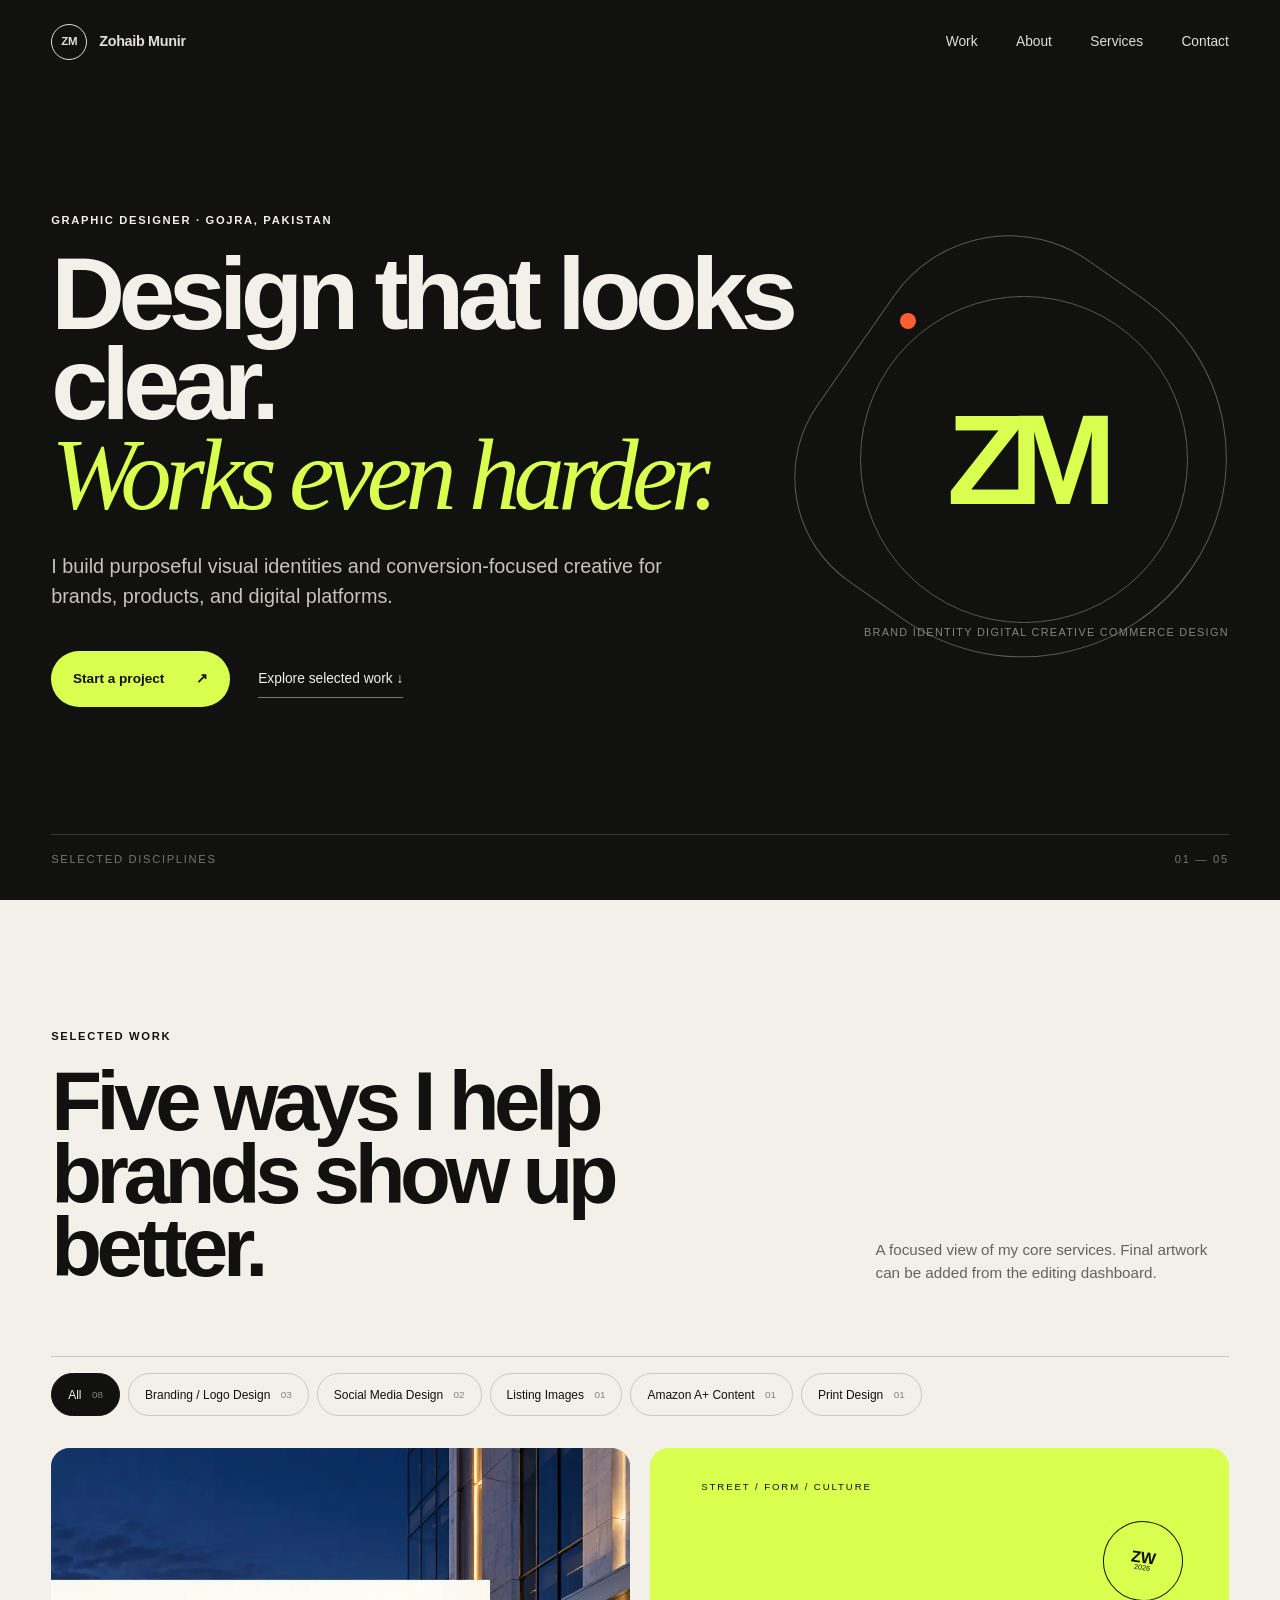
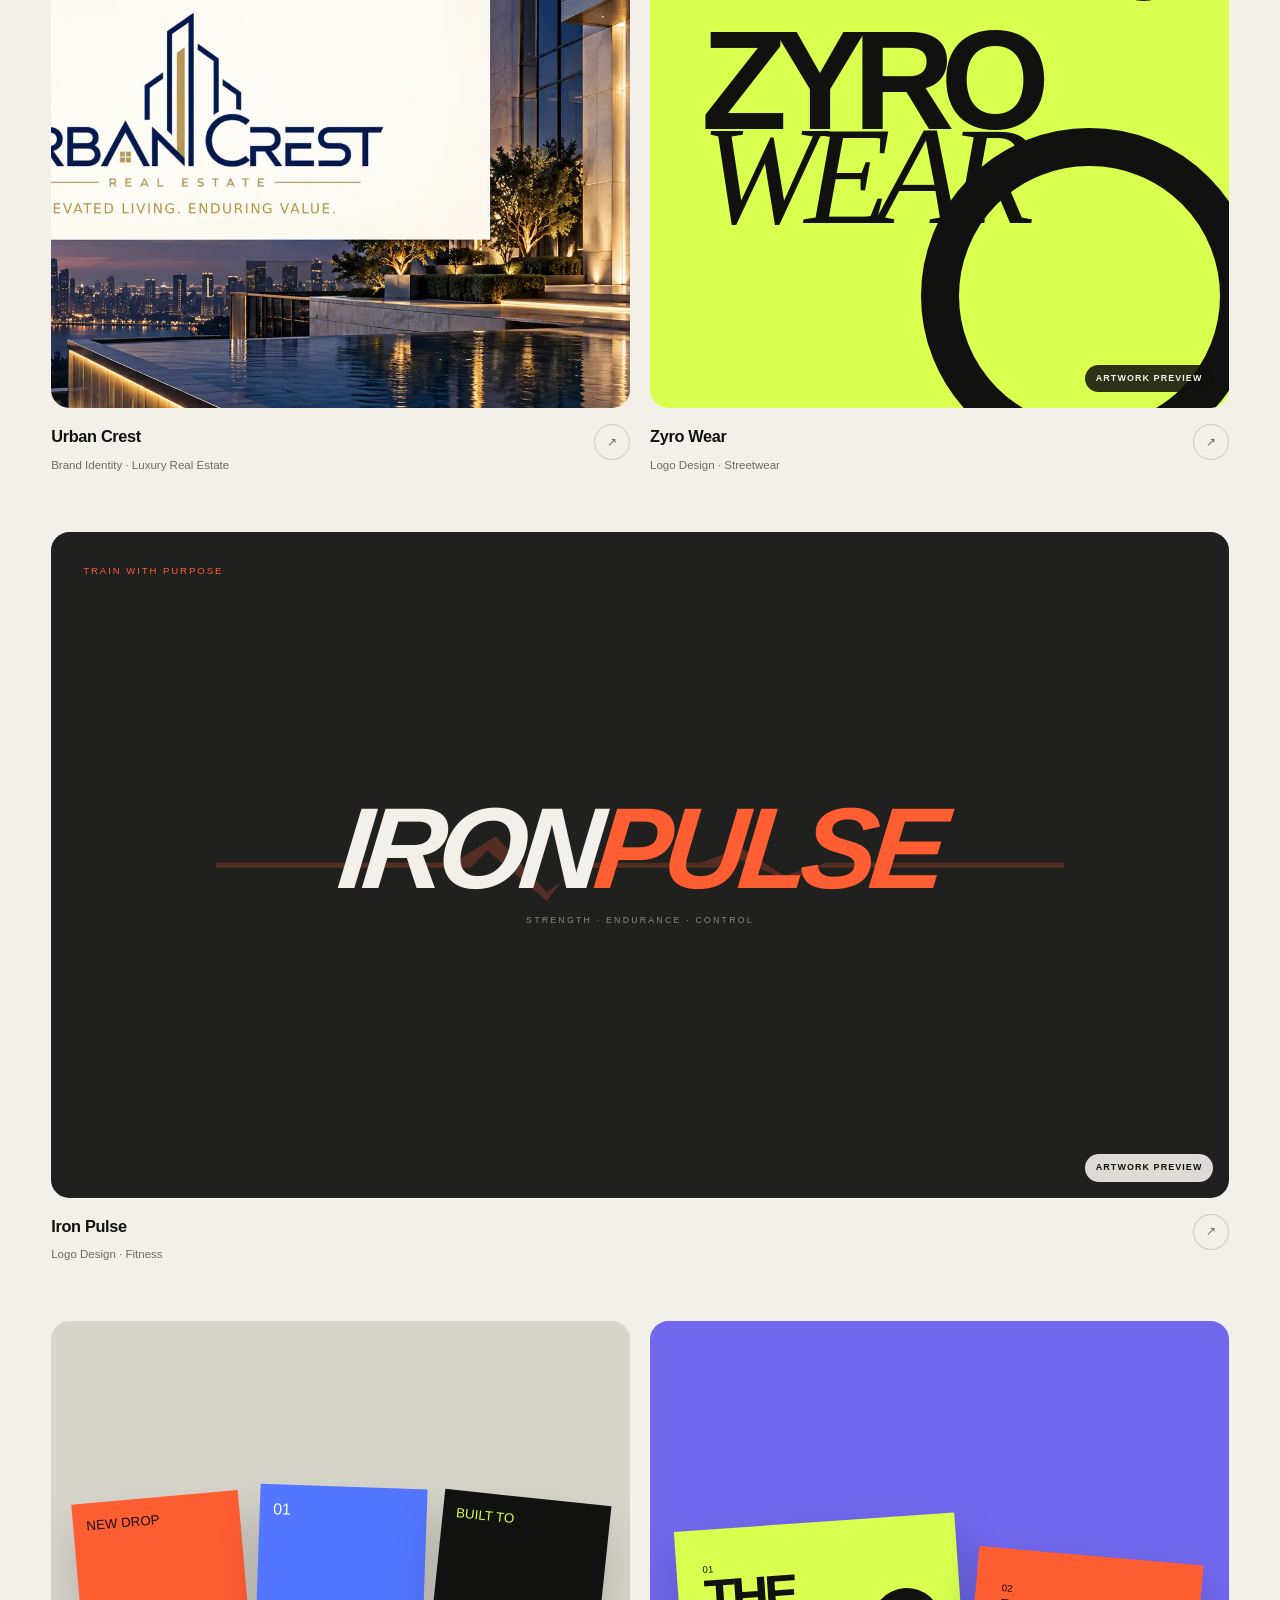
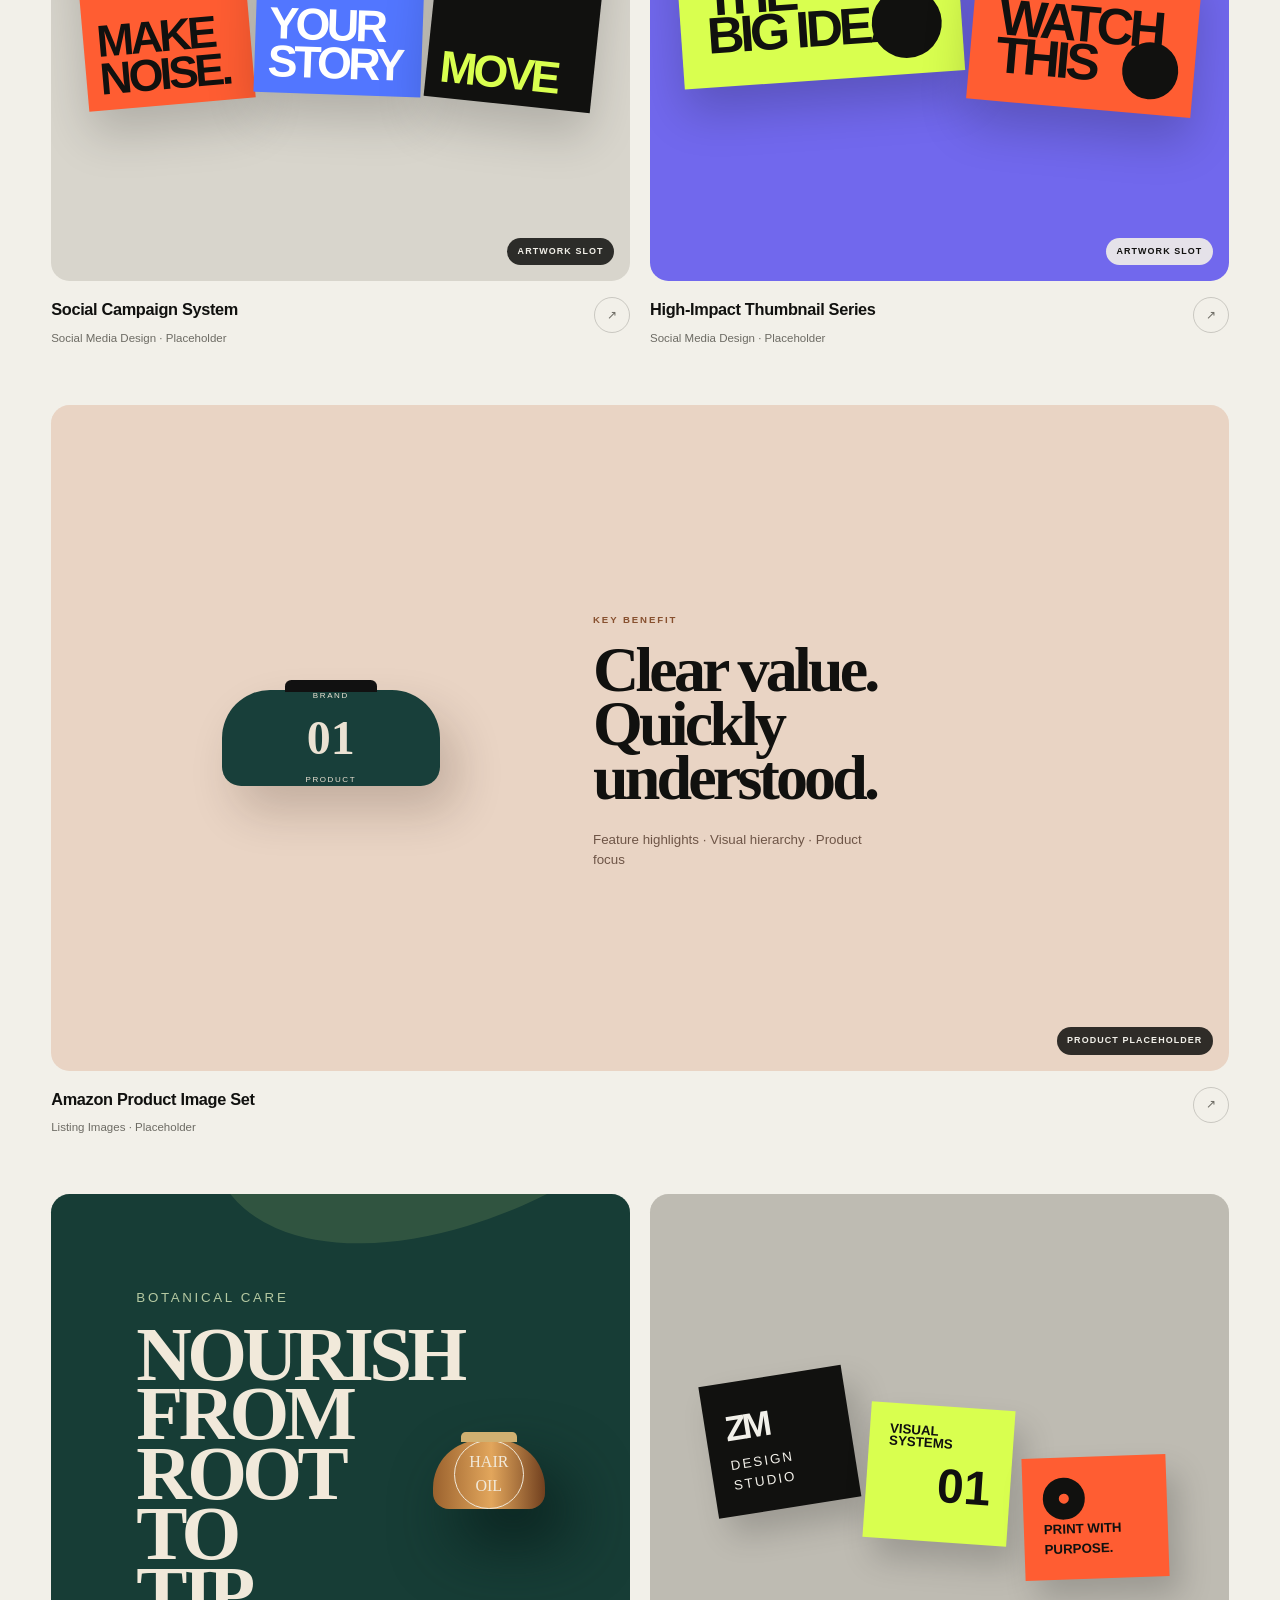
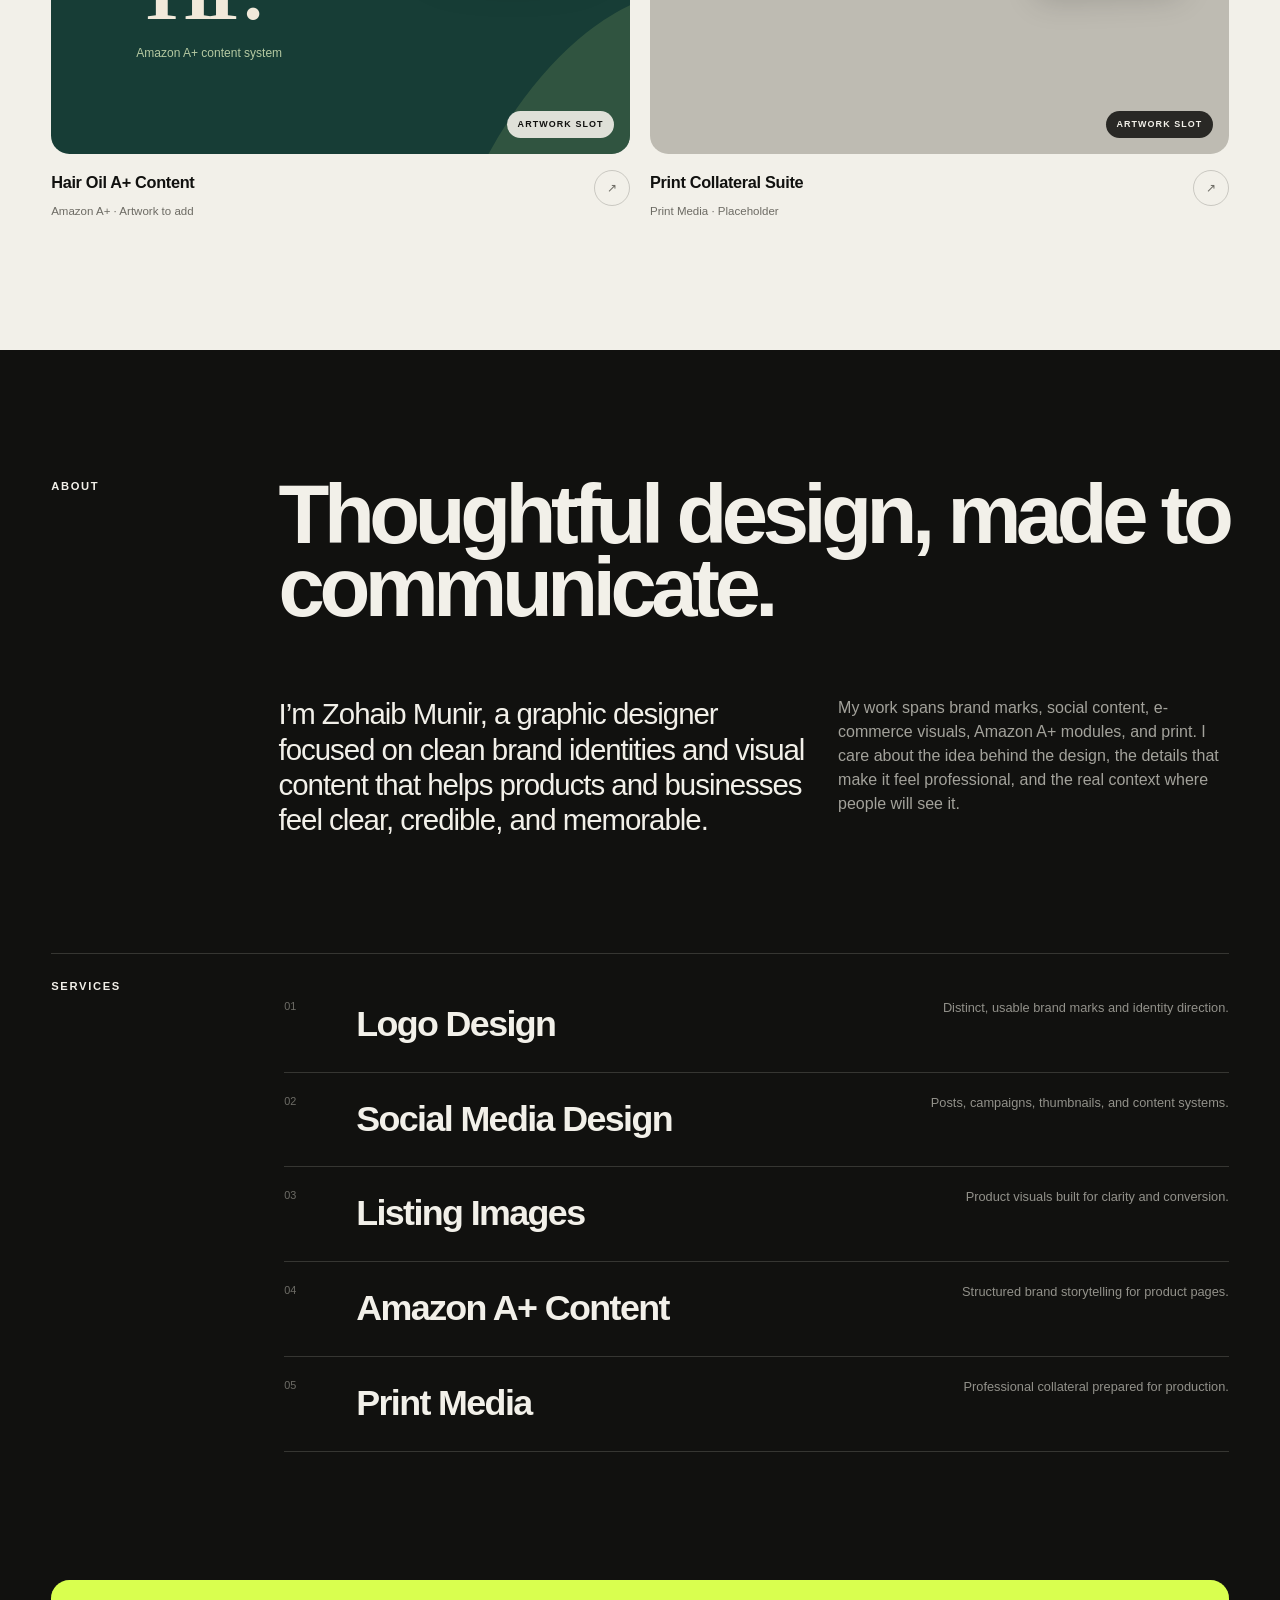
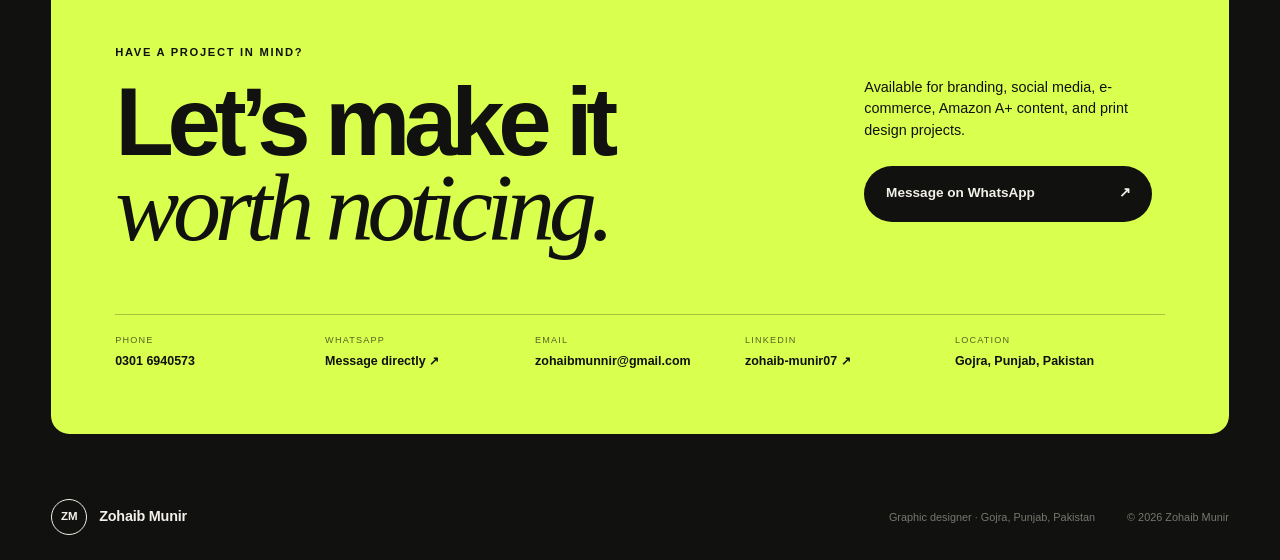
<file: index.html>
<!doctype html>
<html lang="en">
  <head>
    <meta charset="UTF-8" />
    <meta name="viewport" content="width=device-width, initial-scale=1.0" />
    <meta name="description" content="Zohaib Munir graphic design portfolio." data-meta-description />
    <meta name="theme-color" content="#11110f" />
    <meta name="robots" content="index,follow" />
    <meta property="og:type" content="website" />
    <meta property="og:title" content="Zohaib Munir — Graphic Designer" data-og-title />
    <meta property="og:description" content="Graphic design portfolio featuring branding, social media, listing images, Amazon A+ content, and print design." data-og-description />
    <meta property="og:url" content="https://zohaibmunnir.github.io/zohaib-munir-portfolio/" />
    <meta name="twitter:card" content="summary_large_image" />
    <link rel="canonical" href="https://zohaibmunnir.github.io/zohaib-munir-portfolio/" />
    <title>Zohaib Munir — Graphic Designer</title>
    <link rel="stylesheet" href="styles.css" />
    <script src="app.js" defer></script>
  </head>
  <body data-editor-section="body">
    <a class="skip-link" href="#work">Skip to selected work</a>

    <header class="site-header" data-header>
      <a class="brand" href="#home" aria-label="Zohaib Munir, home">
        <span class="brand-mark" data-monogram data-edit-path="site.monogram">ZM</span>
        <span class="brand-name" data-site-name data-edit-path="site.name">Zohaib Munir</span>
      </a>

      <button class="menu-toggle" type="button" aria-expanded="false" aria-controls="site-nav">
        <span class="sr-only">Open navigation</span>
        <span></span><span></span>
      </button>

      <nav class="site-nav" id="site-nav" aria-label="Main navigation">
        <a href="#work">Work</a>
        <a href="#about">About</a>
        <a href="#services">Services</a>
        <a href="#contact">Contact</a>
      </nav>
    </header>

    <main>
      <section class="hero" id="home" aria-labelledby="hero-title" data-editor-section="hero">
        <div class="hero-copy reveal">
          <p class="eyebrow" data-hero-eyebrow data-edit-path="hero.eyebrow">Graphic designer · Gojra, Pakistan</p>
          <h1 id="hero-title"><span data-hero-title data-edit-path="hero.title">Design that looks clear.</span><br /><em data-hero-highlight data-edit-path="hero.highlight">Works even harder.</em></h1>
          <p class="hero-intro" data-hero-intro data-edit-path="hero.intro">I build purposeful visual identities and conversion-focused creative for brands, products, and digital platforms.</p>
          <div class="hero-actions">
            <a class="button button-primary" href="#contact" data-editor-link-path="hero.primaryActionUrl"><span data-primary-action data-edit-path="hero.primaryAction">Start a project</span> <span aria-hidden="true">↗</span></a>
            <a class="text-link" href="#work" data-editor-link-path="hero.secondaryActionUrl"><span data-secondary-action data-edit-path="hero.secondaryAction">Explore selected work</span> <span aria-hidden="true">↓</span></a>
          </div>
        </div>

        <div class="hero-art reveal" aria-hidden="true">
          <div class="orbit orbit-one"></div>
          <div class="orbit orbit-two"></div>
          <div class="monogram"><span data-monogram-first>Z</span><span data-monogram-last>M</span></div>
          <p data-hero-disciplines data-edit-path="hero.disciplines">Brand identity
Digital creative
Commerce design</p>
        </div>

        <div class="hero-footer reveal"><p>Selected disciplines</p><p>01 — 05</p></div>
      </section>

      <section class="work-section" id="work" aria-labelledby="work-title" data-editor-section="work">
        <div class="section-heading reveal">
          <div>
            <p class="eyebrow">Selected work</p>
            <h2 id="work-title" data-work-title data-edit-path="work.title">Five ways I help
brands show up better.</h2>
          </div>
          <p class="section-note" data-work-note data-edit-path="work.note">A focused view of my core services. Final artwork can be added from the editing dashboard.</p>
        </div>

        <div class="filter-bar reveal" role="group" aria-label="Filter projects by category" data-filter-bar></div>
        <div class="category-summary" data-category-summary hidden></div>
        <div class="project-grid" aria-live="polite" data-project-grid></div>
      </section>

      <section class="profile-section" id="about" aria-labelledby="about-title" data-editor-section="profile">
        <div class="about-block reveal" data-editor-section="about">
          <p class="eyebrow">About</p>
          <h2 id="about-title" data-about-title data-edit-path="about.title">Thoughtful design,
made to communicate.</h2>
          <p class="about-lead" data-about-lead data-edit-path="about.lead">I’m Zohaib Munir, a graphic designer focused on clean brand identities and visual content that helps products and businesses feel clear, credible, and memorable.</p>
          <p class="about-body" data-about-body data-edit-path="about.body">My work spans brand marks, social content, e-commerce visuals, Amazon A+ modules, and print.</p>
        </div>

        <div class="services-block reveal" id="services" data-editor-section="services">
          <p class="eyebrow">Services</p>
          <ol class="service-list" data-service-list></ol>
        </div>

        <div class="contact-block reveal" id="contact" data-editor-section="contact">
          <div>
            <p class="eyebrow" data-contact-eyebrow data-edit-path="contact.eyebrow">Have a project in mind?</p>
            <h2><span data-contact-title data-edit-path="contact.title">Let’s make it</span><br /><em data-contact-highlight data-edit-path="contact.highlight">worth noticing.</em></h2>
          </div>
          <div class="contact-action">
            <p data-contact-note data-edit-path="contact.note">Add your preferred email or WhatsApp link from the editing dashboard.</p>
            <a class="button button-light" href="#" data-contact-button><span data-contact-button-label data-edit-path="contact.buttonLabel">Copy project brief</span> <span aria-hidden="true">↗</span></a>
            <span class="copy-status" role="status" aria-live="polite"></span>
          </div>
          <div class="contact-links" aria-label="Contact details">
            <a href="tel:+923016940573" data-contact-phone-link data-editor-link-path="contact.phoneUrl"><span>Phone</span><strong data-contact-phone data-edit-path="contact.phone">0301 6940573</strong></a>
            <a href="https://wa.me/923016940573" target="_blank" rel="noopener" data-contact-whatsapp-link data-editor-link-path="contact.whatsappUrl"><span>WhatsApp</span><strong data-contact-whatsapp-label data-edit-path="contact.whatsappLabel">Message directly ↗</strong></a>
            <a href="mailto:zohaibmunnir@gmail.com" data-contact-email-link data-editor-link-path="contact.email"><span>Email</span><strong data-contact-email data-edit-path="contact.email">zohaibmunnir@gmail.com</strong></a>
            <a href="https://www.linkedin.com/in/zohaib-munir07/" target="_blank" rel="noopener" data-contact-linkedin-link data-editor-link-path="contact.linkedinUrl"><span>LinkedIn</span><strong data-contact-linkedin-label data-edit-path="contact.linkedinLabel">zohaib-munir07 ↗</strong></a>
            <a href="https://www.google.com/maps/search/?api=1&amp;query=Gojra%2C%20Punjab%2C%20Pakistan" target="_blank" rel="noopener" data-contact-location-link data-editor-link-path="contact.locationUrl"><span>Location</span><strong data-contact-location data-edit-path="contact.location">Gojra, Punjab, Pakistan ↗</strong></a>
          </div>
        </div>

        <footer>
          <a class="brand footer-brand" href="#home"><span class="brand-mark" data-monogram data-edit-path="site.monogram">ZM</span><span class="brand-name" data-site-name data-edit-path="site.name">Zohaib Munir</span></a>
          <p><span data-role data-edit-path="site.role">Graphic designer</span> · <span data-location data-edit-path="site.location">Gojra, Pakistan</span></p>
          <p>© <span data-year></span> <span data-site-name data-edit-path="site.name">Zohaib Munir</span></p>
        </footer>
      </section>
    </main>

    <dialog class="project-dialog" aria-labelledby="dialog-title">
      <button class="dialog-close" type="button" aria-label="Close project details">×</button>
      <div class="dialog-category" data-dialog-category></div>
      <h2 id="dialog-title" data-dialog-title></h2>
      <p class="dialog-summary" data-dialog-summary></p>
      <div class="dialog-columns">
        <div><span>Scope</span><p data-dialog-scope></p></div>
        <div><span>Status</span><p data-dialog-status></p></div>
      </div>
      <div class="dialog-note"><span>Portfolio note</span><p data-dialog-note></p></div>
    </dialog>

    <noscript><p class="noscript">Please enable JavaScript to view this portfolio.</p></noscript>
  </body>
</html>
</file>
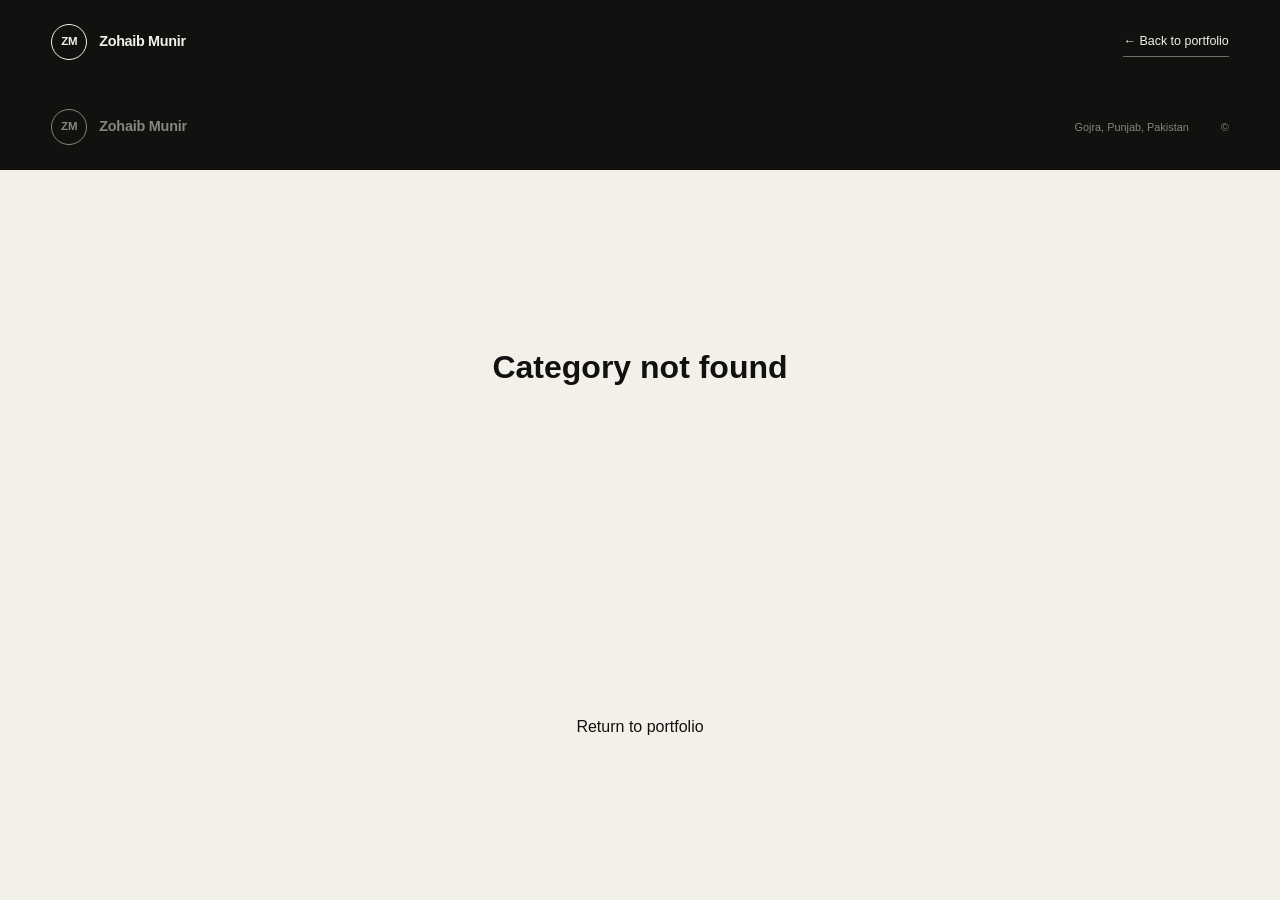
<file: category.html>
<!doctype html>
<html lang="en">
<head>
  <meta charset="UTF-8">
  <meta name="viewport" content="width=device-width, initial-scale=1.0">
  <meta name="description" content="Zohaib Munir graphic design portfolio category." data-meta-description>
  <meta name="theme-color" content="#11110f">
  <meta name="robots" content="index,follow">
  <meta property="og:type" content="website">
  <meta property="og:title" content="Portfolio Category — Zohaib Munir" data-og-title>
  <meta property="og:description" content="Graphic design work by Zohaib Munir." data-og-description>
  <meta property="og:url" content="" data-og-url>
  <link rel="canonical" href="" data-canonical>
  <title>Portfolio Category — Zohaib Munir</title>
  <link rel="stylesheet" href="styles.css">
  <link rel="stylesheet" href="project.css">
  <script src="category.js" defer></script>
</head>
<body class="case-study-page category-page" data-editor-section="category-page">
  <header class="case-header"><a class="brand" href="index.html"><span class="brand-mark" data-monogram>ZM</span><span class="brand-name" data-site-name>Zohaib Munir</span></a><a class="case-back" href="index.html#work">← Back to portfolio</a></header>
  <main data-category-root>
    <section class="case-hero category-hero"><p class="eyebrow">Portfolio category</p><h1 data-category-title></h1><p class="case-summary" data-category-description></p></section>
    <section class="case-intro"><p class="eyebrow">About this category</p><p data-category-details></p></section>
    <section class="category-projects"><div class="case-section-heading"><p class="eyebrow">Selected projects</p><h2>Work in this category</h2></div><div class="project-grid" data-category-projects></div></section>
    <section class="case-gallery-section"><div class="case-section-heading"><p class="eyebrow">Category gallery</p><h2>More selected work</h2></div><div class="case-gallery" data-category-gallery></div></section>
  </main>
  <footer class="case-footer"><a class="brand" href="index.html"><span class="brand-mark" data-monogram>ZM</span><span class="brand-name" data-site-name>Zohaib Munir</span></a><p data-location>Gojra, Punjab, Pakistan</p><p>© <span data-year-now></span></p></footer>
  <div class="case-error" data-category-error hidden><h1>Category not found</h1><a href="index.html#work">Return to portfolio</a></div>
</body>
</html>
</file>
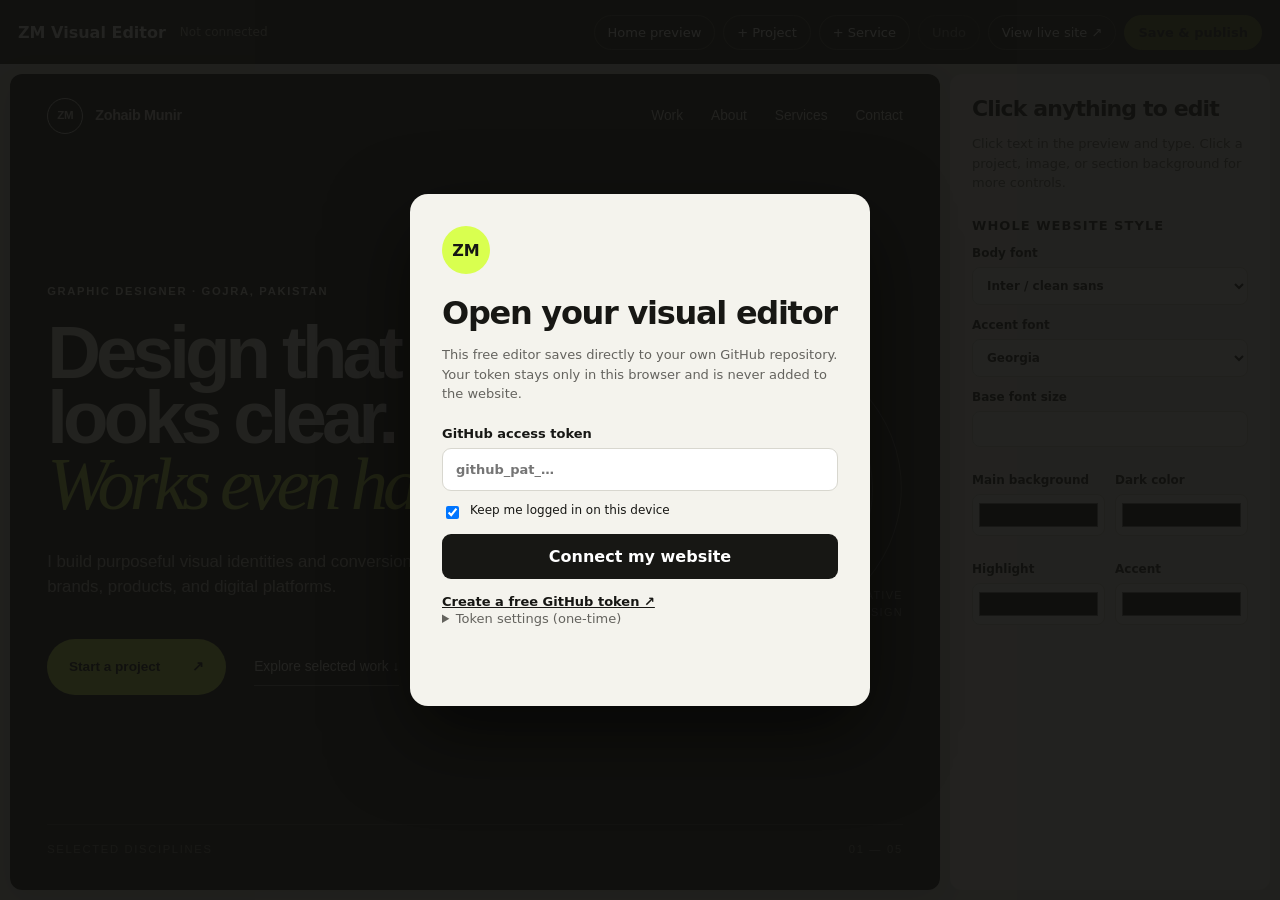
<file: editor.html>
<!doctype html>
<html lang="en">
<head>
  <meta charset="UTF-8">
  <meta name="viewport" content="width=device-width, initial-scale=1.0">
  <meta name="robots" content="noindex,nofollow">
  <title>Zohaib Munir — Visual Editor</title>
  <link rel="stylesheet" href="editor.css">
  <script src="editor.js" defer></script>
</head>
<body>
  <header class="toolbar">
    <div><strong>ZM Visual Editor</strong><span class="status" data-status>Not connected</span></div>
    <nav>
      <button type="button" data-show-home>Home preview</button>
      <button type="button" data-add-project>+ Project</button>
      <button type="button" data-add-service>+ Service</button>
      <button type="button" data-undo disabled>Undo</button>
      <a href="./" target="_blank" rel="noopener">View live site ↗</a>
      <button class="save" type="button" data-save disabled>Save &amp; publish</button>
      <button type="button" data-logout hidden>Log out</button>
    </nav>
  </header>

  <main class="workspace">
    <section class="preview-wrap" aria-label="Website preview">
      <iframe title="Editable website preview" src="index.html?editor-preview=1" data-preview></iframe>
    </section>
    <aside class="panel" data-panel>
      <h1>Click anything to edit</h1>
      <p>Click text in the preview and type. Click a project, image, or section background for more controls.</p>
      <div class="global-settings">
        <h2>Whole website style</h2>
        <label>Body font
          <select data-global="site.fontFamily">
            <option value='Inter, ui-sans-serif, -apple-system, BlinkMacSystemFont, "Segoe UI", sans-serif'>Inter / clean sans</option>
            <option value='Arial, Helvetica, sans-serif'>Arial</option>
            <option value='"Trebuchet MS", sans-serif'>Trebuchet</option>
            <option value='Georgia, serif'>Georgia</option>
          </select>
        </label>
        <label>Accent font
          <select data-global="site.accentFontFamily">
            <option value="Georgia, serif">Georgia</option>
            <option value='Inter, ui-sans-serif, sans-serif'>Inter</option>
            <option value='"Times New Roman", serif'>Times New Roman</option>
          </select>
        </label>
        <label>Base font size <input type="number" min="12" max="24" data-global="site.baseFontSize"></label>
        <div class="colors">
          <label>Main background <input type="color" data-global="site.paperColor"></label>
          <label>Dark color <input type="color" data-global="site.darkColor"></label>
          <label>Highlight <input type="color" data-global="site.primaryColor"></label>
          <label>Accent <input type="color" data-global="site.accentColor"></label>
        </div>
      </div>
    </aside>
  </main>

  <div class="login" data-login>
    <form data-login-form>
      <span class="logo">ZM</span>
      <h1>Open your visual editor</h1>
      <p>This free editor saves directly to your own GitHub repository. Your token stays only in this browser and is never added to the website.</p>
      <label>GitHub access token
        <input type="password" autocomplete="off" required data-token placeholder="github_pat_…">
      </label>
      <label class="remember"><input type="checkbox" data-remember checked> Keep me logged in on this device</label>
      <button type="submit">Connect my website</button>
      <a href="https://github.com/settings/personal-access-tokens/new" target="_blank" rel="noopener">Create a free GitHub token ↗</a>
      <details><summary>Token settings (one-time)</summary><p>Choose owner <b>zohaibmunnir</b>, select only <b>zohaib-munir-portfolio</b>, and give <b>Contents: Read and write</b> permission. GitHub does not require a card.</p></details>
      <p class="login-error" data-login-error role="alert"></p>
    </form>
  </div>
  <input type="file" accept="image/*" hidden data-file-input>
  <div class="toast" data-toast role="status" aria-live="polite"></div>
</body>
</html>
</file>
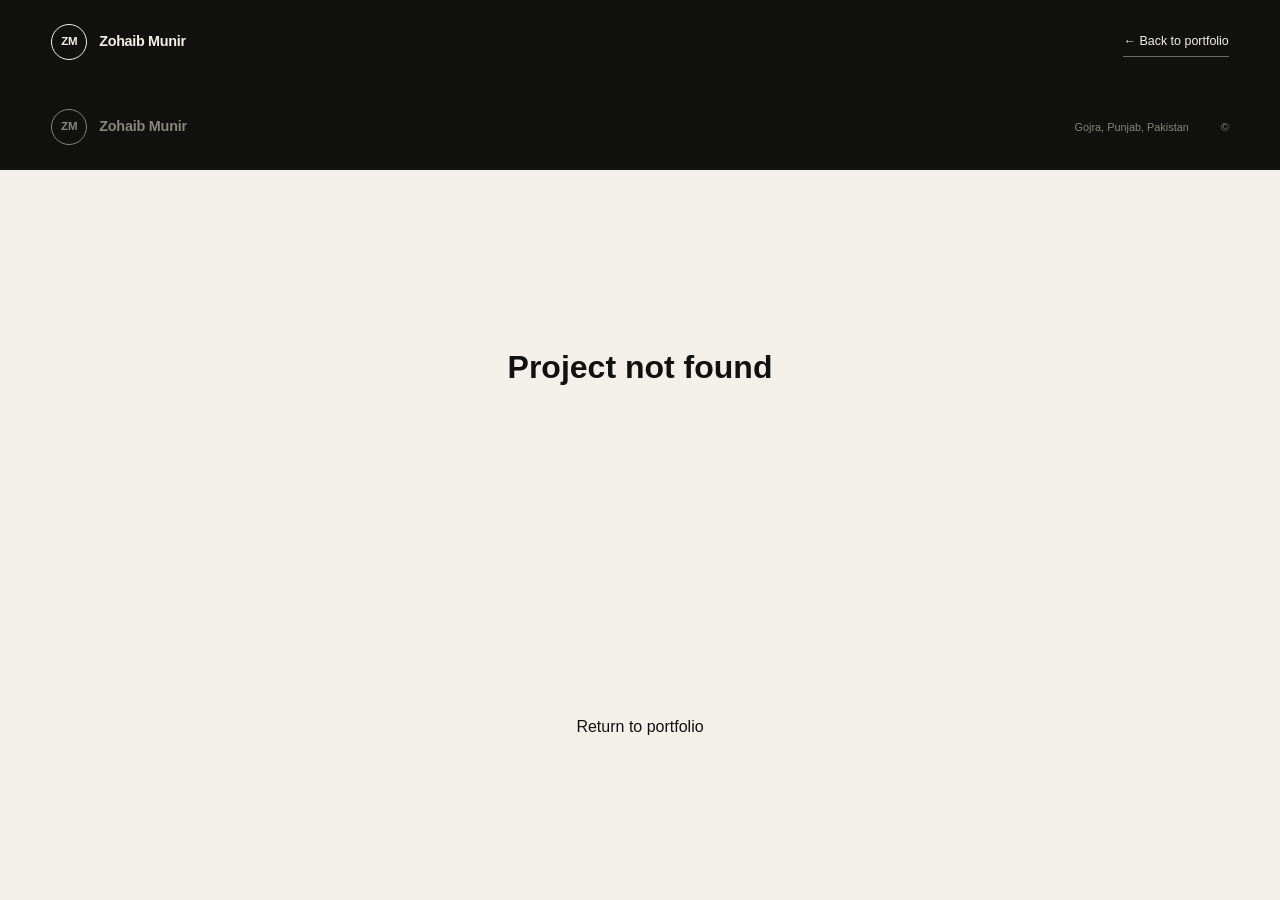
<file: project.html>
<!doctype html>
<html lang="en">
<head>
  <meta charset="UTF-8">
  <meta name="viewport" content="width=device-width, initial-scale=1.0">
  <meta name="description" content="Zohaib Munir graphic design project." data-meta-description>
  <meta name="theme-color" content="#11110f">
  <meta name="robots" content="index,follow">
  <meta property="og:type" content="article">
  <meta property="og:title" content="Design Project — Zohaib Munir" data-og-title>
  <meta property="og:description" content="Graphic design case study by Zohaib Munir." data-og-description>
  <meta property="og:url" content="" data-og-url>
  <meta name="twitter:card" content="summary_large_image">
  <link rel="canonical" href="" data-canonical>
  <title>Design Project — Zohaib Munir</title>
  <link rel="stylesheet" href="styles.css">
  <link rel="stylesheet" href="project.css">
  <script src="project.js" defer></script>
</head>
<body class="case-study-page" data-editor-section="project-page">
  <header class="case-header">
    <a class="brand" href="index.html" aria-label="Zohaib Munir portfolio home"><span class="brand-mark" data-monogram>ZM</span><span class="brand-name" data-site-name>Zohaib Munir</span></a>
    <a class="case-back" href="index.html#work">← Back to portfolio</a>
  </header>

  <main data-project-root>
    <section class="case-hero">
      <p class="eyebrow" data-project-category></p>
      <h1 data-project-title></h1>
      <p class="case-summary" data-project-summary></p>
    </section>

    <section class="case-meta" aria-label="Project information">
      <div><span>Client</span><strong data-project-client></strong></div>
      <div><span>Year</span><strong data-project-year></strong></div>
      <div><span>Scope</span><strong data-project-scope></strong></div>
      <div><span>Status</span><strong data-project-status></strong></div>
      <div class="case-tools"><span>Tools</span><div data-project-tools></div></div>
    </section>

    <section class="case-cover" data-project-cover></section>

    <section class="case-intro">
      <p class="eyebrow">Project overview</p>
      <p data-project-description></p>
    </section>

    <section class="case-process" data-project-process>
      <article data-process="challenge"><span>01</span><h2>Challenge</h2><p data-project-challenge></p></article>
      <article data-process="approach"><span>02</span><h2>Approach</h2><p data-project-approach></p></article>
      <article data-process="outcome"><span>03</span><h2>Outcome</h2><p data-project-outcome></p></article>
    </section>

    <section class="case-palette" data-project-palette-section>
      <div><p class="eyebrow">Color palette</p><h2>Project colors</h2></div>
      <div class="palette-list" data-project-palette></div>
    </section>

    <section class="case-gallery-section">
      <div class="case-section-heading"><p class="eyebrow">Project gallery</p><h2>Details &amp; applications</h2></div>
      <div class="case-gallery" data-project-gallery></div>
    </section>

    <section class="case-note" data-project-note-wrap><span>Portfolio note</span><p data-project-note></p></section>
    <nav class="next-project" aria-label="Next project" data-next-project></nav>
    <section class="case-contact"><p>Have a project in mind?</p><h2>Let’s make it <em>worth noticing.</em></h2><a class="button button-primary" data-whatsapp-link href="#">Message on WhatsApp ↗</a></section>
  </main>

  <footer class="case-footer"><a class="brand" href="index.html"><span class="brand-mark" data-monogram>ZM</span><span class="brand-name" data-site-name>Zohaib Munir</span></a><p data-location>Gojra, Punjab, Pakistan</p><p>© <span data-year-now></span></p></footer>
  <div class="case-error" data-project-error hidden><h1>Project not found</h1><a href="index.html#work">Return to portfolio</a></div>
</body>
</html>
</file>
<file: styles.css>
:root {
  --ink: #11110f;
  --paper: #f2f0e9;
  --paper-soft: #e8e5dc;
  --acid: #d9ff4f;
  --orange: #ff5d32;
  --blue: #5276ff;
  --muted: #a7a59e;
  --body-font: Inter, ui-sans-serif, -apple-system, BlinkMacSystemFont, "Segoe UI", sans-serif;
  --accent-font: Georgia, serif;
  --line: rgba(17, 17, 15, 0.18);
  --radius: 1.15rem;
}

* { box-sizing: border-box; }
html { scroll-behavior: smooth; }
body {
  margin: 0;
  background: var(--paper);
  color: var(--ink);
  font-family: var(--body-font);
  line-height: 1.5;
  -webkit-font-smoothing: antialiased;
}
body.dialog-open { overflow: hidden; }
button, a { font: inherit; }
button { color: inherit; }
a { color: inherit; text-decoration: none; }
::selection { background: var(--acid); color: var(--ink); }

.sr-only {
  position: absolute; width: 1px; height: 1px; padding: 0; margin: -1px;
  overflow: hidden; clip: rect(0, 0, 0, 0); white-space: nowrap; border: 0;
}
.skip-link {
  position: fixed; top: .75rem; left: .75rem; z-index: 100;
  background: var(--acid); padding: .75rem 1rem; transform: translateY(-150%);
}
.skip-link:focus { transform: translateY(0); }

.site-header {
  position: fixed; inset: 0 0 auto 0; z-index: 40; height: 5.25rem;
  display: flex; align-items: center; justify-content: space-between;
  padding: 0 clamp(1.25rem, 4vw, 4.5rem); color: var(--paper);
  mix-blend-mode: difference;
}
.brand { display: inline-flex; align-items: center; gap: .75rem; font-weight: 700; letter-spacing: -.02em; }
.brand-mark {
  display: grid; place-items: center; width: 2.25rem; aspect-ratio: 1;
  border: 1px solid currentColor; border-radius: 50%; font-size: .72rem;
}
.brand-name { font-size: .9rem; }
.site-nav { display: flex; gap: clamp(1.2rem, 3vw, 2.5rem); font-size: .86rem; }
.site-nav a { position: relative; }
.site-nav a::after {
  content: ""; position: absolute; left: 0; right: 100%; bottom: -.35rem; height: 1px;
  background: currentColor; transition: right .25s ease;
}
.site-nav a:hover::after, .site-nav a:focus-visible::after { right: 0; }
.menu-toggle { display: none; }

.hero {
  min-height: 100svh; background: var(--ink); color: var(--paper);
  padding: clamp(7rem, 13vh, 9rem) clamp(1.25rem, 4vw, 4.5rem) 2rem;
  display: grid; grid-template-columns: minmax(0, 1.55fr) minmax(18rem, .65fr);
  grid-template-rows: 1fr auto; gap: 2rem; align-items: center; overflow: hidden;
}
.eyebrow { margin: 0 0 1.25rem; text-transform: uppercase; letter-spacing: .15em; font-size: .7rem; font-weight: 700; }
.hero h1, .section-heading h2, .about-block h2, .contact-block h2 {
  margin: 0; font-size: clamp(3.25rem, 8vw, 8.2rem); line-height: .88;
  letter-spacing: -.065em; font-weight: 650;
}
.hero h1 em, .contact-block h2 em { color: var(--acid); font-family: var(--accent-font); font-weight: 400; }
.hero-intro { max-width: 39rem; margin: 2rem 0 0; color: #c6c3ba; font-size: clamp(1.05rem, 1.55vw, 1.35rem); }
.hero-actions { display: flex; align-items: center; gap: 1.75rem; margin-top: 2.5rem; flex-wrap: wrap; }
.button {
  display: inline-flex; align-items: center; justify-content: space-between; gap: 2rem;
  min-height: 3.5rem; padding: .25rem 1.3rem; border: 1px solid transparent;
  border-radius: 999px; cursor: pointer; font-size: .85rem; font-weight: 700;
  transition: transform .2s ease, background .2s ease, color .2s ease;
}
.button:hover, .button:focus-visible { transform: translateY(-2px); }
.button-primary { background: var(--acid); color: var(--ink); }
.text-link { border-bottom: 1px solid #77766f; padding-block: .5rem; font-size: .86rem; }
.hero-art {
  position: relative; width: min(32vw, 28rem); aspect-ratio: 1; justify-self: end;
  display: grid; place-items: center;
}
.monogram { position: relative; z-index: 2; font-size: clamp(5rem, 10vw, 9rem); line-height: 1; letter-spacing: -.12em; font-weight: 800; }
.monogram span { color: var(--acid); }
.orbit { position: absolute; inset: 10%; border: 1px solid #5a5954; border-radius: 50%; }
.orbit-one { animation: orbit 12s linear infinite; }
.orbit-one::after { content: ""; position: absolute; left: 12%; top: 5%; width: 1rem; aspect-ratio: 1; background: var(--orange); border-radius: 50%; }
.orbit-two { inset: 1%; border-radius: 42% 58% 62% 38%; transform: rotate(35deg); animation: orbitReverse 18s linear infinite; }
.hero-art > p { position: absolute; bottom: 6%; right: 0; margin: 0; text-align: right; color: #85847e; font-size: .68rem; letter-spacing: .12em; text-transform: uppercase; }
.hero-footer { grid-column: 1 / -1; display: flex; justify-content: space-between; border-top: 1px solid #383834; padding-top: 1rem; color: #77766f; font-size: .7rem; text-transform: uppercase; letter-spacing: .15em; }
.hero-footer p { margin: 0; }

.work-section { padding: clamp(5rem, 10vw, 9rem) clamp(1.25rem, 4vw, 4.5rem); }
.section-heading { display: flex; align-items: flex-end; justify-content: space-between; gap: 3rem; margin-bottom: 4.5rem; }
.section-heading h2, .about-block h2 { font-size: clamp(2.8rem, 6.5vw, 6.8rem); }
.section-note { max-width: 29rem; margin: 0; color: #64635d; font-size: .95rem; }
.filter-bar { display: flex; flex-wrap: wrap; gap: .5rem; border-top: 1px solid var(--line); padding-top: 1rem; margin-bottom: 2rem; }
.filter-button {
  display: inline-flex; gap: .65rem; align-items: center; border: 1px solid var(--line);
  background: transparent; border-radius: 999px; padding: .72rem 1rem; cursor: pointer;
  font-size: .75rem; transition: .2s ease;
}
.filter-button span { color: #85837c; font-size: .62rem; }
.filter-button:hover, .filter-button:focus-visible, .filter-button.is-active { background: var(--ink); color: var(--paper); border-color: var(--ink); }
.category-summary { display:flex; align-items:center; justify-content:space-between; gap:2rem; margin:-.5rem 0 2rem; padding:1rem 1.15rem; border:1px solid var(--line); border-radius:var(--radius); }
.category-summary[hidden] { display:none; }
.category-summary p { max-width:48rem; margin:0; color:#65635d; font-size:.82rem; }
.category-summary a { flex:0 0 auto; border-bottom:1px solid currentColor; font-size:.72rem; font-weight:700; }
.project-grid { display: grid; grid-template-columns: repeat(12, 1fr); gap: 3.5rem 1.25rem; }
.project-card { grid-column: span 6; min-width: 0; }
.project-card:nth-child(3n) { grid-column: span 12; }
.project-card[hidden] { display: none; }
.project-open { display: block; width: 100%; padding: 0; border: 0; background: transparent; text-align: left; cursor: pointer; }
.project-visual { position: relative; min-height: clamp(21rem, 44vw, 35rem); overflow: hidden; border-radius: var(--radius); transition: transform .45s cubic-bezier(.2,.8,.2,1); }
.project-card:nth-child(3n) .project-visual { min-height: clamp(25rem, 52vw, 43rem); }
.project-open:hover .project-visual, .project-open:focus-visible .project-visual { transform: scale(.985); }
.project-meta { display: flex; justify-content: space-between; align-items: flex-start; padding-top: 1rem; }
.project-meta p { margin: 0 0 .2rem; font-size: 1.02rem; font-weight: 700; letter-spacing: -.02em; }
.project-meta span { color: #6d6b64; font-size: .72rem; }
.project-arrow { display: grid; place-items: center; width: 2.25rem; aspect-ratio: 1; border: 1px solid var(--line); border-radius: 50%; transition: .2s ease; }
.project-open:hover .project-arrow { background: var(--ink); color: var(--paper); transform: rotate(45deg); }
.placeholder-flag { position: absolute; right: 1rem; bottom: 1rem; z-index: 5; padding: .45rem .65rem; background: rgba(242,240,233,.9); color: var(--ink); font-size: .56rem; font-weight: 800; text-transform: uppercase; letter-spacing: .12em; border-radius: 999px; }
.placeholder-flag.dark { background: rgba(17,17,15,.86); color: var(--paper); }
.project-visual.has-image { background: #d8d5cc; }
.project-image { display: block; width: 100%; height: 100%; min-height: inherit; object-fit: cover; object-position: center; }

.visual-urban { background: #cabdaf; display: flex; flex-direction: column; align-items: center; justify-content: center; color: #163d37; }
.visual-urban strong { position: relative; z-index: 2; font-family: var(--accent-font); font-size: clamp(3rem, 7vw, 7.5rem); line-height: .74; letter-spacing: -.08em; text-align: center; }
.visual-urban small { margin-top: 1.5rem; letter-spacing: .45em; font-size: .58rem; }
.building-line { position: absolute; width: 1px; height: 80%; background: rgba(22,61,55,.2); transform: rotate(32deg); }
.line-a { left: 30%; }.line-b { right: 27%; transform: rotate(-32deg); }
.visual-zyro { background: var(--acid); color: var(--ink); padding: clamp(1.5rem, 4vw, 4rem); display: flex; flex-direction: column; justify-content: center; }
.visual-zyro::after { content: ""; position: absolute; width: 45%; aspect-ratio: 1; right: -5%; bottom: -10%; border: clamp(1.5rem, 3vw, 3rem) solid var(--ink); border-radius: 50%; }
.visual-zyro strong { font-size: clamp(4.5rem, 11vw, 11rem); line-height: .67; letter-spacing: -.1em; position: relative; z-index: 2; }
.visual-zyro strong i { font-family: var(--accent-font); font-weight: 400; }
.zyro-label { position: absolute; top: 2rem; letter-spacing: .2em; font-size: .6rem; }
.zyro-stamp { position: absolute; right: 8%; top: 13%; border: 1px solid var(--ink); border-radius: 50%; width: 5rem; aspect-ratio: 1; display: grid; place-content: center; text-align: center; font-weight: 800; line-height: .8; transform: rotate(8deg); }
.zyro-stamp small { font-size: .45rem; font-weight: 500; }
.visual-iron { background: #20201e; color: var(--paper); display: flex; flex-direction: column; align-items: center; justify-content: center; }
.visual-iron strong { font-size: clamp(3rem, 9vw, 9.5rem); line-height: .8; letter-spacing: -.07em; font-style: italic; transform: skewX(-6deg); z-index: 2; }
.visual-iron strong span { color: var(--orange); }
.visual-iron small { margin-top: 1.25rem; letter-spacing: .25em; color: #898881; font-size: .55rem; }
.iron-kicker { position: absolute; top: 2rem; left: 2rem; color: var(--orange); font-size: .6rem; letter-spacing: .2em; }
.pulse-line { position: absolute; width: 72%; height: 4.5rem; background: var(--orange); clip-path: polygon(0 47%,28% 47%,33% 10%,39% 88%,44% 47%,57% 47%,62% 27%,67% 65%,72% 47%,100% 47%,100% 54%,70% 54%,68% 76%,62% 43%,59% 54%,42% 54%,39% 100%,32% 30%,30% 54%,0 54%); opacity: .23; }
.visual-social { background: #d8d5cc; display: grid; grid-template-columns: repeat(3, 1fr); align-items: center; gap: 2%; padding: 5%; }
.social-tile { aspect-ratio: 4/5; padding: 8%; display: flex; flex-direction: column; justify-content: space-between; box-shadow: 0 1.5rem 3rem rgba(0,0,0,.18); transform: rotate(-5deg); }
.social-tile strong { line-height: .85; font-size: clamp(1.2rem, 3.5vw, 4rem); letter-spacing: -.08em; }
.tile-one { background: var(--orange); color: var(--ink); }
.tile-two { background: var(--blue); color: white; transform: translateY(-5%) rotate(2deg); }
.tile-three { background: var(--ink); color: var(--acid); transform: rotate(6deg); }
.visual-thumbnail { background: #7168ed; display: flex; align-items: center; justify-content: center; gap: 3%; padding: 5%; }
.thumb-frame { position: relative; width: 55%; aspect-ratio: 16/9; background: var(--acid); color: var(--ink); padding: 5%; transform: rotate(-4deg); box-shadow: 0 1.5rem 3rem rgba(0,0,0,.2); }
.thumb-frame.secondary { width: 44%; background: var(--orange); transform: rotate(5deg) translateY(20%); }
.thumb-frame strong { display: block; font-size: clamp(1.4rem, 4vw, 4.7rem); line-height: .75; letter-spacing: -.08em; }
.thumb-frame span { font-size: .6rem; }
.thumb-frame i { position: absolute; right: 7%; bottom: 10%; width: 25%; aspect-ratio: 1; background: var(--ink); border-radius: 50%; }
.visual-listing { background: #e9d4c4; display: flex; align-items: center; justify-content: space-around; padding: 8%; }
.product-bottle { position: relative; width: 22%; height: 66%; min-width: 7rem; background: #183f3a; color: #ebe2d3; border-radius: 3rem 3rem 1.2rem 1.2rem; display: flex; flex-direction: column; align-items: center; justify-content: center; box-shadow: 1rem 1.5rem 3rem rgba(39,20,8,.2); }
.product-bottle::before { content: ""; position: absolute; width: 42%; height: 12%; top: -10%; background: #111; border-radius: .4rem .4rem 0 0; }
.product-bottle strong { font-family: var(--accent-font); font-size: 3rem; }.product-bottle span,.product-bottle small { letter-spacing: .2em; font-size: .5rem; }
.feature-copy { width: 47%; }.feature-copy > span { color: #87502f; font-size: .6rem; letter-spacing: .2em; font-weight: 700; }.feature-copy strong { display: block; margin: .8rem 0 1.5rem; font-family: var(--accent-font); font-size: clamp(2rem, 5vw, 5rem); line-height: .85; letter-spacing: -.06em; }.feature-copy small { display: block; max-width: 18rem; color: #6e5547; }
.visual-aplus { background: #173d36; color: #f1e9da; display: flex; align-items: center; justify-content: space-around; padding: 8%; }
.aplus-copy { position: relative; z-index: 2; width: 45%; }.aplus-copy small { letter-spacing: .2em; color: #b5c9a2; }.aplus-copy strong { display: block; margin: 1rem 0; font-family: var(--accent-font); font-size: clamp(2.4rem, 6vw, 6rem); line-height: .78; letter-spacing: -.06em; }.aplus-copy span { font-size: .75rem; color: #b5c9a2; }
.oil-bottle { position: relative; z-index: 2; width: 20%; min-width: 7rem; height: 66%; background: linear-gradient(90deg,#9b622e,#e2a65c 52%,#71401f); border-radius: 3rem 3rem 1rem 1rem; display: grid; place-items: center; text-align: center; box-shadow: 1.5rem 2rem 4rem #09211d; }
.oil-bottle::before { content: ""; position: absolute; width: 50%; height: 14%; top: -11%; background: #d0b071; border-radius: .3rem .3rem 0 0; }.oil-bottle span { border: 1px solid #f1e9da; border-radius: 50%; width: 62%; aspect-ratio: 1; display: grid; place-items: center; font-family: var(--accent-font); font-size: 1rem; }.leaf { position: absolute; width: 30%; height: 55%; background: #4b6d4b; border-radius: 100% 0 100% 0; opacity: .5; }.leaf-one { right: -8%; bottom: -20%; transform: rotate(20deg); }.leaf-two { left: 45%; top: -30%; transform: rotate(60deg); }
.visual-print { background: #bebbb2; display: flex; align-items: center; justify-content: center; gap: 2%; padding: 7%; perspective: 1000px; }
.print-card { width: 29%; aspect-ratio: 1.65; padding: 4%; box-shadow: .7rem 1.2rem 2rem rgba(0,0,0,.18); display: flex; flex-direction: column; justify-content: space-between; }
.card-one { background: var(--ink); color: var(--paper); transform: rotate(-9deg) translateY(-25%); }.card-one strong { font-size: 2.2rem; letter-spacing: -.12em; }.card-one small { letter-spacing: .16em; }
.card-two { background: var(--acid); transform: rotate(4deg); }.card-two strong { align-self: flex-end; font-size: 3rem; }.card-two small { font-weight: 800; line-height: .9; }
.card-three { background: var(--orange); transform: rotate(-2deg) translateY(35%); }.card-three span { width: 40%; aspect-ratio: 1; border: 1rem solid var(--ink); border-radius: 50%; }.card-three small { font-weight: 700; }

.profile-section { background: var(--ink); color: var(--paper); padding: clamp(5rem, 10vw, 9rem) clamp(1.25rem, 4vw, 4.5rem) 1.5rem; }
.about-block { display: grid; grid-template-columns: .5fr 1.35fr 1fr; gap: 2rem; padding-bottom: clamp(5rem, 9vw, 8rem); }
.about-block h2 { grid-column: 2 / -1; }
.about-lead { grid-column: 2; margin: 2.5rem 0 0; font-size: clamp(1.3rem, 2.3vw, 2.2rem); line-height: 1.2; letter-spacing: -.035em; }
.about-body { grid-column: 3; margin: 2.5rem 0 0; color: #a3a29b; }
.services-block { display: grid; grid-template-columns: .5fr 2.35fr; gap: 2rem; border-top: 1px solid #363632; padding: 1.5rem 0 clamp(5rem, 10vw, 9rem); }
.service-list { margin: 0; padding: 0; list-style: none; }
.service-list li { display: grid; grid-template-columns: 3.5rem 1fr; gap: 1rem; align-items: start; padding: 1.25rem 0; border-bottom: 1px solid #363632; }
.service-list li > span { color: #6d6c66; font-size: .68rem; }
.service-list div { display: flex; justify-content: space-between; gap: 2rem; }
.service-list strong { font-size: clamp(1.4rem, 2.8vw, 2.8rem); letter-spacing: -.045em; }
.service-list small { max-width: 23rem; color: #92918a; font-size: .8rem; }
.contact-block { background: var(--acid); color: var(--ink); border-radius: var(--radius); padding: clamp(1.8rem, 5vw, 5rem); display: grid; grid-template-columns: 1.4fr .6fr; gap: 3rem; align-items: end; }
.contact-block h2 { font-size: clamp(3rem, 7.5vw, 7.5rem); }.contact-block h2 em { color: var(--ink); }
.contact-action p { max-width: 25rem; margin: 0 0 1.5rem; font-size: .9rem; }
.button-light { background: var(--ink); color: var(--paper); width: min(100%, 18rem); }
.copy-status { display: block; min-height: 1.2rem; margin: .6rem 0 0 .8rem; font-size: .7rem; }
.contact-links { grid-column: 1 / -1; display: grid; grid-template-columns: repeat(5, minmax(0, 1fr)); border-top: 1px solid rgba(17,17,15,.25); margin-top: 1rem; }
.contact-links a { min-width: 0; padding: 1.15rem 1rem 0 0; }
.contact-links span { display: block; margin-bottom: .35rem; text-transform: uppercase; letter-spacing: .13em; font-size: .57rem; opacity: .65; }
.contact-links strong { display: block; overflow-wrap: anywhere; font-size: .78rem; line-height: 1.35; }
.contact-links a:hover strong, .contact-links a:focus-visible strong { text-decoration: underline; text-underline-offset: .22em; }
.noscript { position: fixed; inset: auto 1rem 1rem; z-index: 100; margin: 0; padding: 1rem; color: var(--paper); background: var(--ink); border-radius: .75rem; }
.content-error::before { content: "Portfolio content could not load. Please refresh the page."; position: fixed; z-index: 100; left: 50%; bottom: 1rem; transform: translateX(-50%); width: min(32rem, calc(100% - 2rem)); padding: 1rem; border-radius: .75rem; color: var(--ink); background: var(--acid); text-align: center; font-size: .8rem; font-weight: 700; }
footer { display: grid; grid-template-columns: 1fr auto auto; gap: 2rem; align-items: center; padding-top: 4rem; color: #77766f; font-size: .68rem; }
.footer-brand { color: var(--paper); }

.project-dialog { width: min(42rem, calc(100% - 2rem)); border: 0; border-radius: var(--radius); padding: clamp(1.5rem, 4vw, 3rem); background: var(--paper); color: var(--ink); box-shadow: 0 2rem 8rem rgba(0,0,0,.4); }
.project-dialog::backdrop { background: rgba(10,10,9,.72); backdrop-filter: blur(8px); }
.dialog-close { position: absolute; right: 1.2rem; top: 1rem; width: 2.5rem; aspect-ratio: 1; border: 1px solid var(--line); background: transparent; border-radius: 50%; font-size: 1.4rem; cursor: pointer; }
.dialog-category { text-transform: uppercase; letter-spacing: .16em; font-size: .65rem; font-weight: 800; margin-bottom: 2rem; padding-right: 3rem; }
.project-dialog h2 { margin: 0; font-size: clamp(2.5rem, 7vw, 5rem); line-height: .9; letter-spacing: -.06em; }
.dialog-summary { margin: 2rem 0; font-size: 1.05rem; color: #52514c; max-width: 34rem; }
.dialog-columns { display: grid; grid-template-columns: 1fr 1fr; gap: 1rem; border-top: 1px solid var(--line); border-bottom: 1px solid var(--line); padding: 1.25rem 0; }
.dialog-columns span, .dialog-note span { display: block; text-transform: uppercase; letter-spacing: .12em; font-size: .56rem; color: #85837c; }
.dialog-columns p, .dialog-note p { margin: .45rem 0 0; font-size: .8rem; }
.dialog-note { margin-top: 1.5rem; padding: 1rem; background: var(--paper-soft); border-radius: .65rem; }

.reveal { opacity: 0; transform: translateY(1.4rem); transition: opacity .7s ease, transform .7s ease; }
.reveal.is-visible { opacity: 1; transform: translateY(0); }
@keyframes orbit { to { transform: rotate(360deg); } }
@keyframes orbitReverse { from { transform: rotate(35deg); } to { transform: rotate(-325deg); } }

@media (max-width: 850px) {
  .site-header { height: 4.5rem; }
  .menu-toggle { display: flex; flex-direction: column; justify-content: center; gap: .35rem; width: 2.6rem; height: 2.6rem; padding: .65rem; border: 1px solid currentColor; border-radius: 50%; background: transparent; }
  .menu-toggle span:not(.sr-only) { height: 1px; width: 100%; background: currentColor; transition: .2s ease; }
  .menu-toggle[aria-expanded="true"] span:nth-last-child(2) { transform: translateY(.18rem) rotate(45deg); }
  .menu-toggle[aria-expanded="true"] span:last-child { transform: translateY(-.18rem) rotate(-45deg); }
  .site-nav { position: fixed; inset: 4.5rem 1rem auto; display: none; flex-direction: column; gap: 0; padding: .8rem 1.2rem; color: var(--paper); background: #1d1d1a; border: 1px solid #44443f; border-radius: 1rem; mix-blend-mode: normal; }
  .site-nav.is-open { display: flex; }.site-nav a { padding: .8rem 0; border-bottom: 1px solid #3e3e39; }.site-nav a:last-child { border: 0; }
  .hero { grid-template-columns: 1fr; grid-template-rows: auto auto auto; padding-top: 8rem; }
  .hero-art { width: min(75vw, 24rem); justify-self: center; }.hero-footer { grid-column: 1; }
  .section-heading { display: block; }.section-note { margin-top: 2rem; }
  .category-summary { display:block; }.category-summary a { display:inline-block; margin-top:1rem; }
  .project-card, .project-card:nth-child(3n) { grid-column: span 12; }.project-visual, .project-card:nth-child(3n) .project-visual { min-height: clamp(19rem, 82vw, 32rem); }
  .about-block { grid-template-columns: 1fr; }.about-block h2, .about-lead, .about-body { grid-column: 1; }.about-lead, .about-body { margin-top: 1rem; }
  .services-block { grid-template-columns: 1fr; }.service-list div { display: block; }.service-list small { display: block; margin-top: .45rem; }
  .contact-block { grid-template-columns: 1fr; }.contact-links { grid-template-columns: repeat(2, minmax(0, 1fr)); } footer { grid-template-columns: 1fr; gap: .8rem; }
}

@media (max-width: 520px) {
  .brand-name { display: none; }
  .hero h1 { font-size: clamp(3.05rem, 15vw, 4.5rem); }
  .hero-actions { align-items: stretch; flex-direction: column; gap: .8rem; }.button-primary { width: 100%; }.text-link { width: fit-content; }
  .filter-bar { flex-wrap: nowrap; overflow-x: auto; padding-bottom: .35rem; scrollbar-width: none; }.filter-bar::-webkit-scrollbar { display: none; }.filter-button { flex: 0 0 auto; }
  .visual-social { padding: 3%; }.social-tile { padding: 6%; }.social-tile small { font-size: .45rem; }
  .visual-listing { padding: 5%; }.feature-copy { width: 52%; }.feature-copy small { font-size: .55rem; }
  .print-card { width: 32%; }.card-one strong { font-size: 1.4rem; }.card-two strong { font-size: 2rem; }
  .dialog-columns { grid-template-columns: 1fr; }
  .contact-links { grid-template-columns: 1fr; }
}

@media (prefers-reduced-motion: reduce) {
  html { scroll-behavior: auto; }
  *, *::before, *::after { animation-duration: .01ms !important; animation-iteration-count: 1 !important; transition-duration: .01ms !important; }
  .reveal { opacity: 1; transform: none; }
}
</file>
<file: project.css>
.case-study-page { background: var(--paper); }
.case-header { height:5.25rem; display:flex; align-items:center; justify-content:space-between; padding:0 clamp(1.25rem,4vw,4.5rem); background:var(--ink); color:var(--paper); }
.case-back { border-bottom:1px solid #6d6c66; padding:.35rem 0; font-size:.78rem; }
.case-hero { min-height:72svh; display:flex; flex-direction:column; justify-content:flex-end; padding:clamp(8rem,14vw,13rem) clamp(1.25rem,4vw,4.5rem) clamp(3rem,7vw,6rem); background:var(--ink); color:var(--paper); }
.case-hero h1 { max-width:1100px; margin:0; font-size:clamp(4rem,12vw,12rem); line-height:.78; letter-spacing:-.075em; }
.case-summary { max-width:48rem; margin:2.5rem 0 0; color:#c6c3ba; font-size:clamp(1.1rem,2vw,1.55rem); line-height:1.35; }
.case-meta { display:grid; grid-template-columns:.7fr .7fr 1.35fr 1.2fr; gap:1px; border-bottom:1px solid var(--line); background:var(--line); }
.case-meta>div { min-height:9rem; padding:1.5rem clamp(1rem,2.5vw,2rem); background:var(--paper); }
.case-meta span,.case-note span { display:block; margin-bottom:.7rem; color:#74726b; text-transform:uppercase; letter-spacing:.14em; font-size:.58rem; }
.case-meta strong { font-size:.83rem; line-height:1.5; }
.case-tools { grid-column:1/-1; min-height:auto!important; display:flex; gap:2rem; align-items:flex-start; }
.case-tools>span { min-width:6rem; }
.case-tools [data-project-tools] { display:flex; flex-wrap:wrap; gap:.5rem; }
.tool-chip { border:1px solid var(--line); border-radius:999px; padding:.5rem .75rem; font-size:.7rem; }
.case-cover { margin:clamp(1rem,3vw,3rem); }
.case-cover .project-visual { min-height:clamp(24rem,70vw,58rem); }
.case-cover-image { display:block; width:100%; max-height:88vh; object-fit:contain; background:var(--paper-soft); border-radius:var(--radius); }
.case-intro { display:grid; grid-template-columns:.45fr 1.55fr; gap:2rem; padding:clamp(5rem,10vw,10rem) clamp(1.25rem,7vw,8rem); }
.case-intro>p:last-child { margin:0; max-width:55rem; font-size:clamp(1.5rem,3.2vw,3.25rem); line-height:1.15; letter-spacing:-.04em; }
.case-process { display:grid; grid-template-columns:repeat(3,1fr); border-top:1px solid var(--line); border-bottom:1px solid var(--line); }
.case-process article { padding:clamp(1.5rem,4vw,4rem); border-right:1px solid var(--line); }
.case-process article:last-child { border:0; }
.case-process article>span { color:#85837c; font-size:.65rem; }
.case-process h2 { margin:2.5rem 0 1rem; font-size:clamp(1.6rem,3vw,3rem); letter-spacing:-.05em; }
.case-process p { margin:0; color:#5f5d56; line-height:1.75; }
.case-process article.is-empty { display:none; }
.case-palette { display:grid; grid-template-columns:.7fr 1.3fr; gap:3rem; padding:clamp(5rem,9vw,8rem) clamp(1.25rem,4vw,4.5rem); }
.case-palette h2,.case-section-heading h2 { margin:0; font-size:clamp(2.5rem,6vw,6rem); line-height:.9; letter-spacing:-.065em; }
.palette-list { display:grid; grid-template-columns:repeat(auto-fit,minmax(8rem,1fr)); gap:.75rem; }
.color-swatch { min-height:11rem; border-radius:.8rem; padding:1rem; display:flex; flex-direction:column; justify-content:flex-end; border:1px solid var(--line); }
.color-swatch span { display:block; width:100%; height:6rem; margin-bottom:1rem; border-radius:.45rem; border:1px solid rgba(0,0,0,.08); }
.color-swatch small { font-size:.68rem; }
.case-gallery-section { background:var(--ink); color:var(--paper); padding:clamp(5rem,9vw,9rem) clamp(1.25rem,4vw,4.5rem); }
.case-section-heading { margin-bottom:clamp(3rem,7vw,6rem); }
.case-gallery { display:grid; grid-template-columns:repeat(12,1fr); gap:clamp(1rem,2vw,2rem); }
.gallery-item { grid-column:span 6; margin:0; }
.gallery-item:nth-child(3n) { grid-column:span 12; }
.gallery-item img { display:block; width:100%; height:auto; max-height:95vh; object-fit:contain; background:#242420; border-radius:.8rem; }
.gallery-item figcaption { margin-top:.75rem; color:#9a9991; font-size:.72rem; }
.gallery-empty { grid-column:1/-1; min-height:18rem; display:grid; place-items:center; border:1px dashed #53534d; border-radius:var(--radius); color:#92918a; text-align:center; padding:2rem; }
.case-note { margin:clamp(3rem,7vw,6rem) clamp(1.25rem,4vw,4.5rem); padding:1.5rem; background:var(--paper-soft); border-radius:var(--radius); }
.case-note p { margin:0; }
.next-project { border-top:1px solid var(--line); }
.next-project a { display:flex; justify-content:space-between; align-items:end; gap:2rem; padding:clamp(3rem,7vw,7rem) clamp(1.25rem,4vw,4.5rem); }
.next-project span { font-size:.65rem; text-transform:uppercase; letter-spacing:.14em; }
.next-project strong { font-size:clamp(2.5rem,7vw,7rem); line-height:.85; letter-spacing:-.06em; }
.case-contact { margin:0 clamp(1.25rem,4vw,4.5rem) clamp(4rem,8vw,8rem); padding:clamp(2rem,5vw,5rem); border-radius:var(--radius); background:var(--acid); }
.case-contact p { text-transform:uppercase; letter-spacing:.14em; font-size:.65rem; }
.case-contact h2 { margin:1rem 0 2rem; font-size:clamp(2.8rem,7vw,7rem); line-height:.9; letter-spacing:-.065em; }
.case-contact em { font-family:var(--accent-font); font-weight:400; }
.case-footer { display:grid; grid-template-columns:1fr auto auto; align-items:center; gap:2rem; padding:1.5rem clamp(1.25rem,4vw,4.5rem); background:var(--ink); color:#86857e; }
.case-error { min-height:80vh; display:grid; place-items:center; text-align:center; }
.case-error[hidden] { display:none; }
@media(max-width:850px){.case-meta{grid-template-columns:1fr 1fr}.case-tools{grid-column:1/-1}.case-intro,.case-palette{grid-template-columns:1fr}.case-process{grid-template-columns:1fr}.case-process article{border-right:0;border-bottom:1px solid var(--line)}.gallery-item,.gallery-item:nth-child(3n){grid-column:span 12}.case-footer{grid-template-columns:1fr;gap:.6rem}}
@media(max-width:520px){.case-header .brand-name{display:inline}.case-header{height:4.5rem}.case-hero{min-height:62svh}.case-hero h1{font-size:clamp(3.5rem,18vw,5.5rem)}.case-meta{grid-template-columns:1fr}.case-tools{grid-column:1}.case-cover{margin:1rem}.case-cover .project-visual{min-height:72vw}.case-tools{display:block}.next-project a{display:block}.next-project strong{display:block;margin-top:1rem}.case-footer .brand-name{display:inline}}
.category-hero { min-height:62svh; }
.category-hero h1 { max-width:1200px; }
.category-projects { padding:clamp(5rem,9vw,9rem) clamp(1.25rem,4vw,4.5rem); }
.category-projects .case-section-heading { margin-bottom:clamp(3rem,7vw,6rem); }
.category-project-placeholder { min-height:inherit; display:flex; flex-direction:column; justify-content:flex-end; padding:clamp(1.5rem,4vw,4rem); background:linear-gradient(135deg,var(--paper-soft),#c9c6bd); }
.category-project-placeholder span,.category-project-placeholder small { text-transform:uppercase; letter-spacing:.14em; font-size:.58rem; color:#67655e; }
.category-project-placeholder strong { margin:auto 0; max-width:85%; font-size:clamp(2.8rem,7vw,7rem); line-height:.85; letter-spacing:-.065em; }
</file>
<file: editor.css>
:root { color-scheme: light; font-family: Inter, ui-sans-serif, system-ui, sans-serif; --ink:#171714; --paper:#f4f3ed; --acid:#d9ff4f; --line:#d8d7cf; }
* { box-sizing: border-box; }
body { margin:0; background:#deddd6; color:var(--ink); overflow:hidden; }
button, input, select, a { font:inherit; }
button, a { cursor:pointer; }
.toolbar { height:64px; padding:0 18px; background:var(--ink); color:white; display:flex; align-items:center; justify-content:space-between; gap:16px; }
.toolbar > div { display:flex; align-items:center; gap:14px; white-space:nowrap; }
.status { font-size:12px; color:#aaa99f; }
.toolbar nav { display:flex; gap:8px; align-items:center; }
.toolbar button,.toolbar a { border:1px solid #44443f; background:transparent; color:white; border-radius:999px; padding:9px 13px; text-decoration:none; font-size:13px; }
.toolbar .save { background:var(--acid); color:var(--ink); border-color:var(--acid); font-weight:800; }
.toolbar button:disabled { opacity:.4; cursor:not-allowed; }
.workspace { height:calc(100vh - 64px); display:grid; grid-template-columns:minmax(0,1fr) 320px; gap:10px; padding:10px; }
.preview-wrap { background:white; border-radius:12px; overflow:hidden; box-shadow:0 8px 30px #0002; }
iframe { width:100%; height:100%; border:0; background:white; }
.panel { background:var(--paper); border-radius:12px; padding:22px; overflow:auto; }
.panel h1 { font-size:22px; margin:0 0 8px; letter-spacing:-.04em; }
.panel h2 { font-size:13px; margin:25px 0 12px; text-transform:uppercase; letter-spacing:.08em; }
.panel p { color:#65645f; font-size:13px; line-height:1.5; }
.panel label { display:grid; gap:7px; font-size:12px; font-weight:700; margin:13px 0; }
.panel input,.panel select,.panel textarea { width:100%; padding:10px; border:1px solid var(--line); background:white; border-radius:8px; color:var(--ink); }
.panel textarea { min-height:90px; resize:vertical; }
.panel input[type=color] { height:42px; padding:4px; }
.colors { display:grid; grid-template-columns:1fr 1fr; gap:0 10px; }
.panel-actions { display:grid; grid-template-columns:1fr 1fr; gap:8px; margin-top:16px; }
.panel button { border:1px solid var(--line); background:white; border-radius:8px; padding:10px; }
.panel .danger { color:#a52020; border-color:#e0bcbc; }
.panel .wide { grid-column:1/-1; }
.panel-title { display:flex; align-items:flex-start; justify-content:space-between; gap:10px; margin-bottom:12px; }
.panel-title span { color:#77766f; text-transform:uppercase; letter-spacing:.12em; font-size:10px; }
.panel-title h1 { margin-top:3px; }
.panel-title button { flex:0 0 auto; padding:8px; font-size:11px; }
.two-fields { display:grid; grid-template-columns:1fr 1fr; gap:10px; }
.hint { margin-top:-6px!important; font-size:11px!important; }
.gallery-manager { display:grid; gap:10px; }
.gallery-row { display:grid; grid-template-columns:64px 1fr; gap:10px; padding:9px; border:1px solid var(--line); background:white; border-radius:10px; }
.gallery-row img { width:64px; height:64px; object-fit:cover; border-radius:7px; background:#ddd; }
.gallery-row label { margin:0 0 7px; }
.gallery-row input { padding:7px; font-size:11px; }
.gallery-buttons { grid-column:1/-1; display:flex; justify-content:flex-end; gap:5px; }
.gallery-buttons button { padding:5px 9px; }
.login { position:fixed; inset:0; z-index:20; display:grid; place-items:center; background:#11110feb; padding:20px; }
.login[hidden] { display:none; }
.login form { width:min(460px,100%); background:var(--paper); border-radius:18px; padding:32px; box-shadow:0 30px 80px #0008; }
.logo { display:grid; place-items:center; width:48px; aspect-ratio:1; background:var(--acid); border-radius:50%; font-weight:900; }
.login h1 { margin:20px 0 8px; letter-spacing:-.04em; }
.login p,.login details { color:#64635e; line-height:1.5; font-size:13px; }
.login label:not(.remember) { display:grid; gap:7px; font-weight:700; font-size:13px; margin-top:22px; }
.login input[type=password] { width:100%; border:1px solid var(--line); border-radius:9px; padding:13px; }
.remember { display:flex; gap:8px; margin:12px 0; font-size:12px; }
.login button { width:100%; padding:13px; border:0; border-radius:9px; background:var(--ink); color:white; font-weight:800; }
.login a { display:block; margin-top:15px; color:var(--ink); font-weight:700; font-size:13px; }
.login-error { color:#b22222!important; min-height:20px; }
.toast { position:fixed; left:50%; bottom:22px; z-index:30; transform:translate(-50%,120px); background:#111; color:white; padding:11px 16px; border-radius:999px; font-size:13px; transition:.25s; }
.toast.show { transform:translate(-50%,0); }
@media(max-width:850px){ body{overflow:auto}.toolbar{height:auto;min-height:64px;align-items:flex-start;padding-block:12px}.toolbar nav{flex-wrap:wrap;justify-content:flex-end}.toolbar a{display:none}.workspace{height:auto;grid-template-columns:1fr;padding:6px}.preview-wrap{height:72vh}.panel{min-height:40vh} }
</file>
